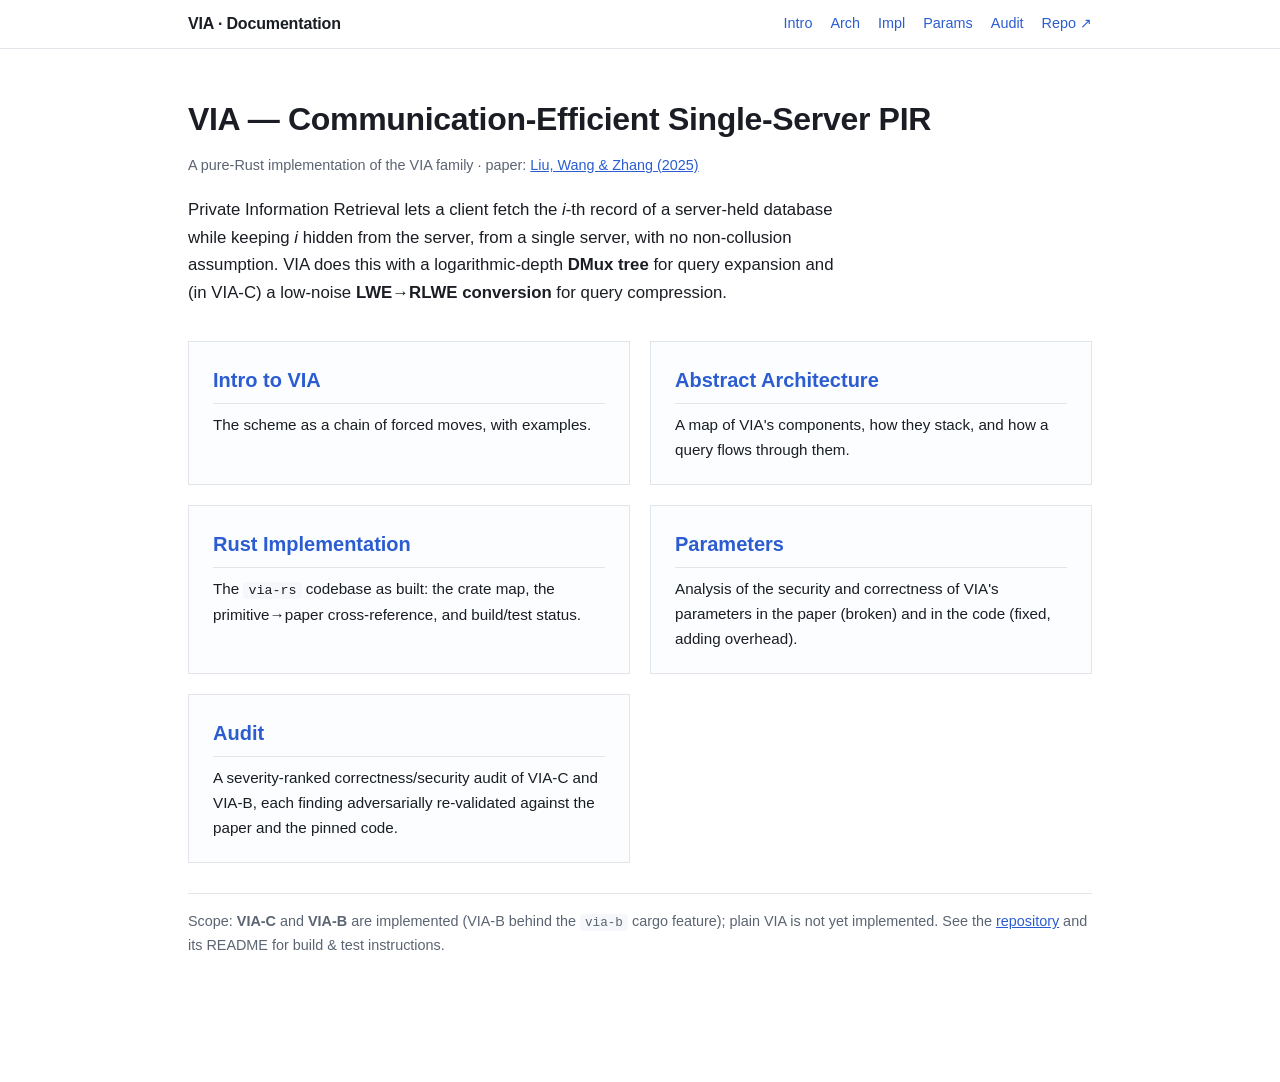
<file: docs/index.html>
<!DOCTYPE html>
<html lang="en">
<head>
<meta charset="utf-8" />
<meta name="viewport" content="width=device-width, initial-scale=1" />
<title>VIA — Documentation</title>
<link rel="stylesheet" href="style.css" />

</head>
<body>
<header class="site"><div class="site-inner">
  <a class="brand" href="index.html">VIA &middot; Documentation</a>
  <nav>
    <a href="intro.html">Intro</a>
    <a href="architecture.html">Arch</a>
    <a href="implementation.html">Impl</a>
    <a href="params-primer.html">Params</a>
    <a href="audit.html">Audit</a>
    <a href="https://github.com/roynalnaruto/via-rs" target="_blank" rel="noopener">Repo &#8599;</a>
  </nav>
</div></header>
<div class="wrap" role="main">
  <div class="hero">
    <h1>VIA — Communication-Efficient Single-Server PIR</h1>
    <div class="meta">A pure-Rust implementation of the VIA family &middot; paper: <a href="https://eprint.iacr.org/2025/2074" target="_blank" rel="noopener">Liu, Wang &amp; Zhang (2025)</a></div>
    <p class="lead">Private Information Retrieval lets a client fetch the <em>i</em>-th record of a server-held database while keeping <em>i</em> hidden from the server, from a single server, with no non-collusion assumption. VIA does this with a logarithmic-depth <strong>DMux tree</strong> for query expansion and (in VIA-C) a low-noise <strong>LWE&rarr;RLWE conversion</strong> for query compression.</p>
  </div>
  <div class="cards">
    <a class="card" href="intro.html">
      <h2>Intro to VIA</h2>
      <p>The scheme as a chain of forced moves, with examples.</p>
    </a>
    <a class="card" href="architecture.html">
      <h2>Abstract Architecture</h2>
      <p>A map of VIA's components, how they stack, and how a query flows through them.</p>
    </a>
    <a class="card" href="implementation.html">
      <h2>Rust Implementation</h2>
      <p>The <code>via-rs</code> codebase as built: the crate map, the primitive&rarr;paper cross-reference, and build/test status.</p>
    </a>
    <a class="card" href="params-primer.html">
      <h2>Parameters</h2>
      <p>Analysis of the security and correctness of VIA's parameters in the paper (broken) and in the code (fixed, adding overhead).</p>
    </a>
    <a class="card" href="audit.html">
      <h2>Audit</h2>
      <p>A severity-ranked correctness/security audit of VIA-C and VIA-B, each finding adversarially re-validated against the paper and the pinned code.</p>
    </a>
  </div>
  <p class="foot-note">Scope: <strong>VIA-C</strong> and <strong>VIA-B</strong> are implemented (VIA-B behind the <code>via-b</code> cargo feature); plain VIA is not yet implemented. See the <a href="https://github.com/roynalnaruto/via-rs" target="_blank" rel="noopener">repository</a> and its README for build &amp; test instructions.</p>
</div>
</body>
</html>
</file>
<file: docs/style.css>
:root{--fg:#1a1d23;--muted:#5b6472;--bg:#fff;--soft:#f5f7fa;--line:#e1e5ea;--accent:#2b5dd1;
  /* pill backgrounds: darkened so white text meets WCAG AA (>=4.5:1) at pill text size */
  --paper:#2b5dd1;--code:#1a855b;--infer:#976e09;--flag:#c0392b;
  --crit:#c0392b;--high:#af601a;--med:#926e10;--low:#6c7778;--green:#1a855b;--red:#c0392b;}
*{box-sizing:border-box;}
body{font:16px/1.65 -apple-system,BlinkMacSystemFont,"Segoe UI",Roboto,Helvetica,Arial,sans-serif;color:var(--fg);background:var(--bg);margin:0;}
a{color:var(--accent);text-decoration:none;} a:hover{text-decoration:underline;}
/* WCAG 1.4.1: links inside running text are underlined so they aren't distinguished by color alone */
.wrap p a,.wrap li a,.wrap td a,.wrap th a,.hero .meta a,.callout a,.finding a,.example a,.toc a,.foot-note a,ol.footnotes a{text-decoration:underline;}
#root a{text-decoration:underline;}
.wrap a.tag,.wrap a.card,.wrap a.card *{text-decoration:none;}
code{background:var(--soft);padding:1px 5px;border-radius:4px;font-size:0.88em;font-family:"SF Mono","JetBrains Mono",Consolas,monospace;}
header.site{position:sticky;top:0;z-index:50;background:rgba(255,255,255,0.92);backdrop-filter:saturate(180%) blur(8px);border-bottom:1px solid var(--line);}
.site-inner{max-width:960px;margin:0 auto;padding:11px 28px;display:flex;align-items:center;gap:20px;flex-wrap:wrap;}
.brand{font-weight:700;letter-spacing:-0.01em;color:var(--fg);}
header.site nav{display:flex;gap:18px;font-size:0.9rem;margin-left:auto;}
header.site nav a.on{color:var(--fg);font-weight:650;border-bottom:2px solid var(--accent);}
.wrap{max-width:960px;margin:0 auto;padding:34px 28px 110px;}
.hero h1{font-size:2rem;margin:10px 0 8px;letter-spacing:-0.01em;}
.hero .meta{color:var(--muted);font-size:0.9rem;}
.hero .lead{font-size:1.05rem;margin:18px 0 8px;max-width:70ch;}
.page-title{font-size:1.9rem;margin:14px 0 18px;letter-spacing:-0.01em;}
.cards{display:grid;grid-template-columns:1fr 1fr;gap:20px;margin:34px 0 28px;}
/* long content that must not widen the page on any screen */
pre{overflow-x:auto;}
.katex-display{overflow-x:auto;overflow-y:hidden;max-width:100%;padding:2px 0;}
/* wide tables scroll inside a wrapper instead of widening (and zooming out) the page */
.tscroll{overflow-x:auto;-webkit-overflow-scrolling:touch;max-width:100%;}
@media(max-width:680px){
  .cards{grid-template-columns:1fr;}
  .wrap{padding:24px 16px 80px;}
  .site-inner{padding:11px 16px;}
  header.site nav{gap:14px;}
  /* let long code / source refs / TOC entries wrap instead of overflowing */
  code{overflow-wrap:anywhere;}
  a.srcref{white-space:normal;}
  .toc a{white-space:normal;}
}
.card{display:block;border:1px solid var(--line);border-radius:0;padding:22px 24px;background:#fbfdff;transition:background-color .15s,border-color .15s,box-shadow .15s,transform .15s;}
.card:hover{background-color:var(--accent);border-color:var(--accent);box-shadow:0 8px 24px rgba(43,93,209,0.25);transform:translateY(-2px);text-decoration:none;}
.card h2{margin:0 0 8px;font-size:1.25rem;color:var(--accent);transition:color .15s;}
.card p{margin:0;color:var(--fg);font-size:0.95rem;transition:color .15s;}
.card:hover h2,.card:hover p,.card:hover em,.card:hover strong{color:#fff;}
.card:hover code{background:rgba(255,255,255,0.18);color:#fff;}
.foot-note{color:var(--muted);font-size:0.9rem;border-top:1px solid var(--line);padding-top:16px;margin-top:30px;}
h2{font-size:1.45rem;margin:46px 0 12px;padding-bottom:6px;border-bottom:1px solid var(--line);}
h3{font-size:1.3rem;margin:38px 0 12px;padding-bottom:6px;border-bottom:1px solid var(--line);}
h4{font-size:1.06rem;margin:24px 0 8px;color:var(--accent);}
p,li{color:var(--fg);}
table{border-collapse:collapse;width:100%;margin:16px 0;font-size:0.9rem;}
th,td{border:1px solid var(--line);padding:8px 11px;text-align:left;vertical-align:top;}
th{background:var(--soft);font-weight:600;} tbody tr:nth-child(even){background:#fafbfc;}
pre.mermaid{background:none;border:none;text-align:center;margin:10px 0;}
svg{max-width:100%;height:auto;}
figure.fig{margin:20px 0;text-align:center;} figure.fig figcaption{font-size:0.82rem;color:var(--muted);margin-top:8px;}
.example{background:#f3f8ff;border:1px solid #cfe0ff;border-radius:9px;padding:4px 22px 16px;margin:20px 0;}
.example h4{margin:16px 0 4px;}
.tag{display:inline-block;font-size:0.7rem;font-weight:700;text-transform:uppercase;letter-spacing:0.04em;padding:1px 7px;border-radius:4px;vertical-align:middle;color:#fff;}
.tag-paper{background:var(--paper);} .tag-code{background:var(--code);} .tag-infer{background:var(--infer);} .tag-flag{background:var(--flag);}
a.tag{text-decoration:none;} a.tag:hover{filter:brightness(1.12);text-decoration:none;} .tag-paper[title],.tag-code[title]{cursor:help;} a.tag.tag-code{cursor:pointer;}
a.srcref{font-family:"SF Mono",Consolas,monospace;white-space:nowrap;}
.legend{font-size:0.82rem;color:var(--muted);} .legend span{margin-right:14px;}
.key{font-size:0.8rem;color:var(--muted);}
.finding{border:1px solid var(--line);border-left-width:5px;border-radius:6px;padding:14px 16px;margin:16px 0;background:#fff;}
.finding.sev-critical{border-left-color:var(--crit);} .finding.sev-high{border-left-color:var(--high);}
.finding.sev-medium{border-left-color:var(--med);} .finding.sev-low{border-left-color:var(--low);} .finding.sev-good{border-left-color:var(--code);}
.finding .f-head{display:flex;align-items:baseline;gap:10px;flex-wrap:wrap;margin-bottom:6px;} .finding .f-title{font-weight:700;font-size:1.02rem;}
.sev{font-size:0.7rem;font-weight:700;text-transform:uppercase;padding:2px 8px;border-radius:4px;color:#fff;}
.sev-critical .sev{background:var(--crit);} .sev-high .sev{background:var(--high);} .sev-medium .sev{background:var(--med);} .sev-low .sev{background:var(--low);} .sev-good .sev{background:var(--code);}
.finding .loc{font-family:"SF Mono",Consolas,monospace;font-size:0.82rem;color:var(--muted);} .finding .conf{color:var(--muted);font-size:0.85rem;}
.callout{background:#fff8e1;border:1px solid #f0d98a;border-radius:6px;padding:12px 16px;margin:16px 0;} .callout.uncertain{background:#fdeceaff;border-color:#e8b4ad;}
sup a{font-size:0.72em;padding:0 1px;}
ol.footnotes{font-size:0.84rem;color:var(--muted);border-top:1px solid var(--line);margin-top:48px;padding-top:18px;} ol.footnotes li{margin-bottom:7px;}
@media print{a{color:var(--fg);} header.site{position:static;} .wrap{max-width:none;padding:0;} pre.mermaid,.finding{break-inside:avoid;}}
/* paper-tag hover tooltip (reliable, unlike the native title popup) */
.tag-paper{position:relative;}
.tag-paper[title]:hover::after{content:attr(title);position:absolute;left:0;bottom:150%;z-index:60;width:max-content;max-width:340px;white-space:normal;text-transform:none;letter-spacing:normal;font-weight:400;font-style:normal;font-size:0.78rem;line-height:1.4;color:#fff;background:#1a1d23;padding:7px 10px;border-radius:6px;box-shadow:0 4px 16px rgba(0,0,0,0.2);}
/* in-page nav: TOC line + back-to-top arrows */
h2,h3,h4,.toc{scroll-margin-top:64px;}
.toc{font-size:0.92rem;margin:10px 0 4px;}
.toc a{white-space:nowrap;}
.totop{font-size:0.8em;margin:24px 0 -14px;}
.totop a{color:var(--muted);text-decoration:none;}
.totop a:hover{color:var(--accent);}
/* params section tabs: underline style; the active tab carries its section colour */
.subnav{display:flex;flex-wrap:wrap;gap:2px;margin:8px 0 18px;border-bottom:2px solid var(--line);}
.subnav-item{display:inline-block;padding:9px 18px;color:var(--muted);background:none;
  font-size:1.14rem;font-weight:600;letter-spacing:0.01em;line-height:1.2;text-decoration:none;
  border-bottom:2px solid transparent;margin-bottom:-2px;transition:color .15s,border-color .15s;}
.subnav a.subnav-item:hover{color:var(--fg);border-bottom-color:var(--line);text-decoration:none;}
.subnav-item.current{cursor:default;}
.subnav-item.current.sn-primer{color:#6741d9;border-bottom-color:#6741d9;}
.subnav-item.current.sn-spec{color:#2b5dd1;border-bottom-color:#2b5dd1;}
.subnav-item.current.sn-gaps{color:#c0392b;border-bottom-color:#c0392b;}
.subnav-item.current.sn-fix{color:#1a855b;border-bottom-color:#1a855b;}
.subnav-item.current.sn-cost{color:#b5510a;border-bottom-color:#b5510a;}
.subnav-desc{color:var(--muted);font-size:1.02rem;line-height:1.55;margin:0 0 22px;max-width:72ch;}
/* Section nav (left, vertical) + tag legend (right, vertical), centres aligned */
.navlegend{display:flex;justify-content:space-between;align-items:center;gap:40px;flex-wrap:wrap;margin:14px 0 26px;}
.navlegend .toc{order:0;display:flex;flex-direction:column;gap:8px;margin:0;}
.navlegend .toc a{white-space:nowrap;}
.navlegend .legend{order:1;display:flex;flex-direction:column;align-items:flex-start;gap:9px;margin:0;}
.navlegend .legend span{margin-right:0;}
@media (max-width:640px){.navlegend{gap:18px;}}
</file>
